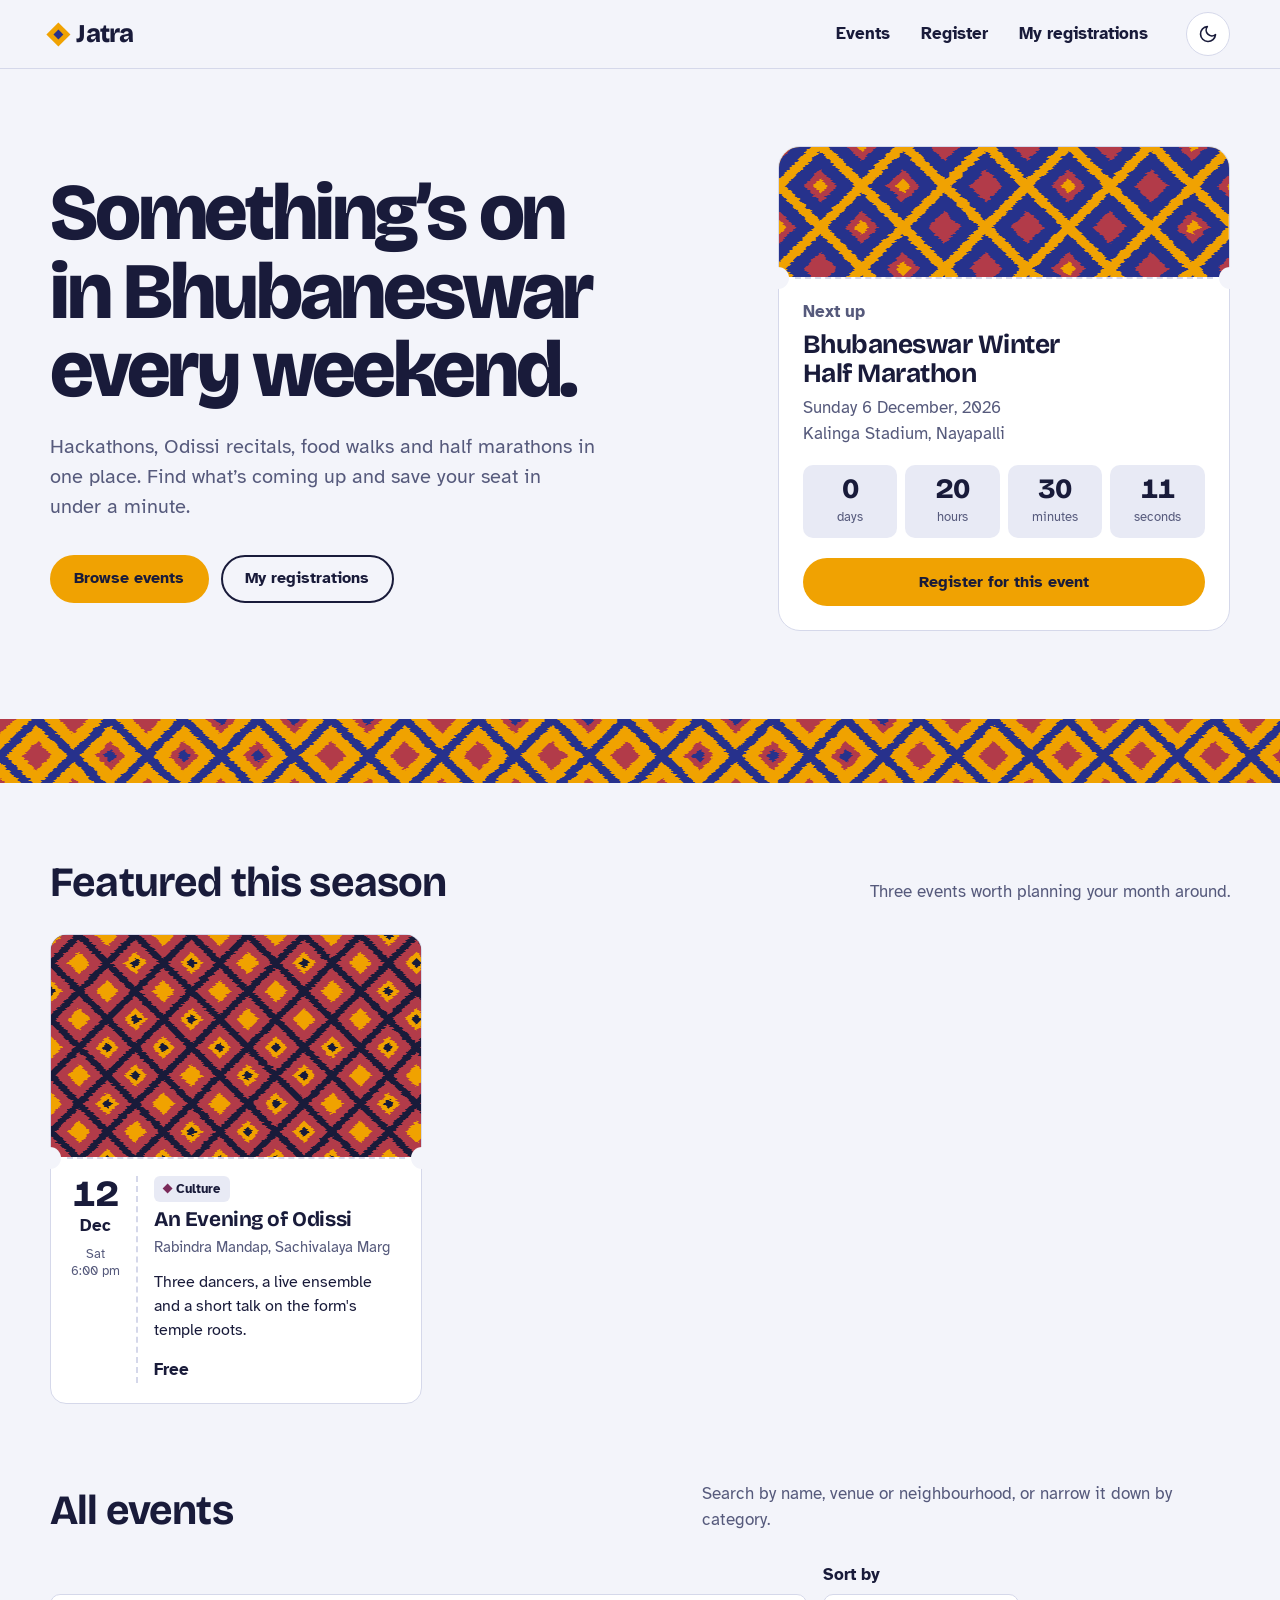
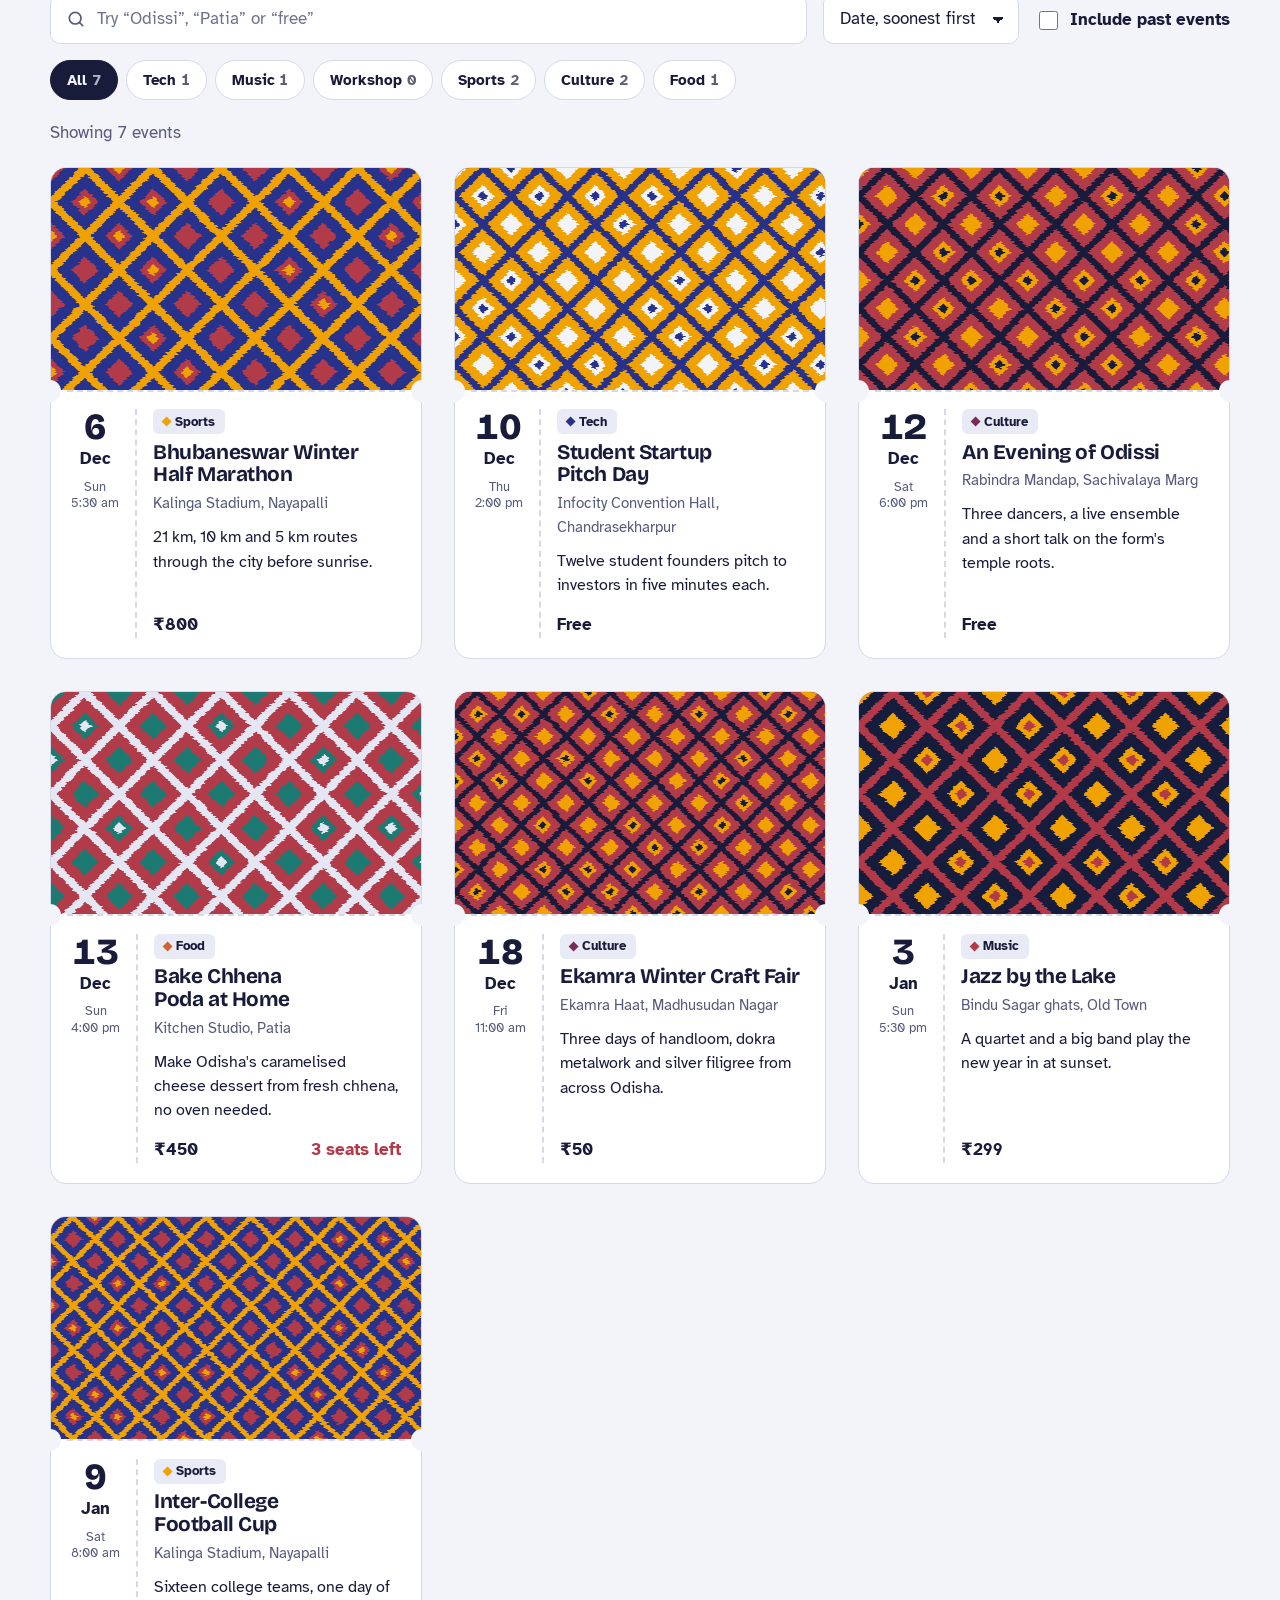
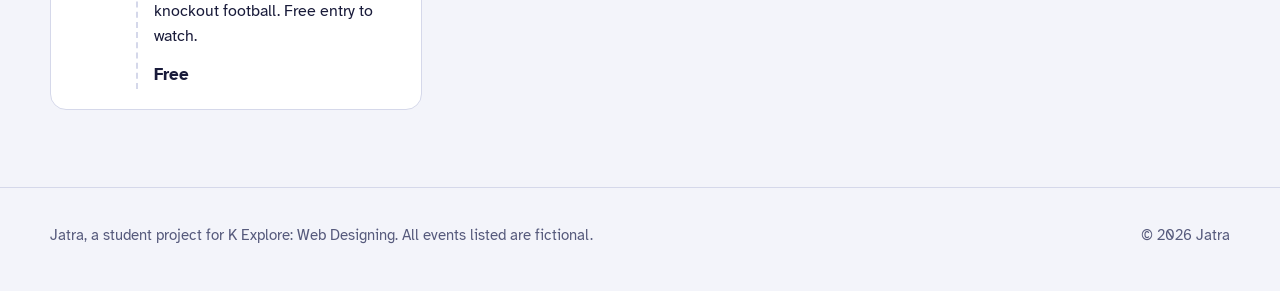
<file: index.html>
<!doctype html>
<html lang="en">
<head>
  <title>Jatra | Events in Bhubaneswar</title>
  <meta name="description" content="Find and register for upcoming events in Bhubaneswar: tech, music, workshops, sports, culture and food.">
  <meta charset="utf-8">
  <meta name="viewport" content="width=device-width, initial-scale=1">
  <link rel="icon" href="favicon.svg" type="image/svg+xml">
  <link rel="preconnect" href="https://fonts.googleapis.com">
  <link rel="preconnect" href="https://fonts.gstatic.com" crossorigin>
  <link rel="stylesheet" href="https://fonts.googleapis.com/css2?family=Atkinson+Hyperlegible:ital,wght@0,400;0,700;1,400&family=Bricolage+Grotesque:opsz,wght@12..96,600..800&display=swap">
  <link rel="stylesheet" href="style.css">
  <script>
    /* Apply the saved theme before the page paints, so it never flashes. */
    try {
      var savedTheme = localStorage.getItem("jatra-theme");
      if (savedTheme) document.documentElement.dataset.theme = savedTheme;
    } catch (e) {}
  </script>
</head>
<body>
  <a class="skip-link" href="#main">Skip to content</a>

  <header class="site-header">
    <div class="container site-header__inner">
      <a class="brand" href="index.html" aria-label="Jatra, home">
        <span class="brand__mark" aria-hidden="true"></span>Jatra
      </a>
      <nav aria-label="Main">
        <ul class="nav">
          <li><a href="index.html#events">Events</a></li>
          <li><a href="register.html">Register</a></li>
          <li><a href="register.html#my-registrations">My registrations</a></li>
        </ul>
      </nav>
      <button class="theme-toggle" type="button" aria-label="Switch to dark mode">
        <svg class="icon-moon" viewBox="0 0 24 24" fill="none" stroke="currentColor" stroke-width="2" stroke-linecap="round" stroke-linejoin="round" aria-hidden="true"><path d="M21 12.8A9 9 0 1 1 11.2 3a7 7 0 0 0 9.8 9.8z"/></svg>
        <svg class="icon-sun" viewBox="0 0 24 24" fill="none" stroke="currentColor" stroke-width="2" stroke-linecap="round" aria-hidden="true"><circle cx="12" cy="12" r="4.5"/><path d="M12 2v2M12 20v2M4.9 4.9l1.4 1.4M17.7 17.7l1.4 1.4M2 12h2M20 12h2M4.9 19.1l1.4-1.4M17.7 6.3l1.4-1.4"/></svg>
      </button>
    </div>
  </header>

  <main id="main">
    <section class="hero" aria-labelledby="hero-title">
      <div class="container hero__grid">
        <div>
          <h1 class="hero__title" id="hero-title">Something&rsquo;s on in Bhubaneswar every weekend.</h1>
          <p class="hero__lede">Hackathons, Odissi recitals, food walks and half marathons in one place. Find what&rsquo;s coming up and save your seat in under a minute.</p>
          <div class="hero__actions">
            <a class="btn btn--primary" href="#events">Browse events</a>
            <a class="btn btn--ghost" href="register.html#my-registrations">My registrations</a>
          </div>
        </div>
        <div id="next-up" aria-live="off"></div>
      </div>
      <div class="ikat-band" data-ikat-band="jatra-hero" aria-hidden="true"></div>
    </section>

    <section class="section" aria-labelledby="featured-title">
      <div class="container">
        <div class="section__head">
          <h2 class="section__title" id="featured-title">Featured this season</h2>
          <p class="section__intro">Three events worth planning your month around.</p>
        </div>
        <ul class="event-grid" id="featured-grid"></ul>
      </div>
    </section>

    <section class="section" id="events" aria-labelledby="events-title">
      <div class="container">
        <div class="section__head">
          <h2 class="section__title" id="events-title">All events</h2>
          <p class="section__intro">Search by name, venue or neighbourhood, or narrow it down by category.</p>
        </div>

        <form class="toolbar" role="search" id="event-filters" onsubmit="return false;">
          <div class="search">
            <label class="visually-hidden" for="event-search">Search events</label>
            <svg viewBox="0 0 24 24" fill="none" stroke="currentColor" stroke-width="2" stroke-linecap="round" aria-hidden="true"><circle cx="11" cy="11" r="7"/><path d="m20 20-3.5-3.5"/></svg>
            <input class="input" type="search" id="event-search" name="q" placeholder="Try &ldquo;Odissi&rdquo;, &ldquo;Patia&rdquo; or &ldquo;free&rdquo;" autocomplete="off">
          </div>
          <div class="sort">
            <label for="event-sort">Sort by</label>
            <select class="input" id="event-sort" name="sort">
              <option value="soonest">Date, soonest first</option>
              <option value="price">Price, lowest first</option>
              <option value="name">Name, A to Z</option>
            </select>
          </div>
          <label class="check">
            <input type="checkbox" id="show-past" name="past">
            Include past events
          </label>
        </form>

        <ul class="chips" id="category-chips" aria-label="Filter by category"></ul>

        <p class="results-count" id="results-count" aria-live="polite"></p>
        <ul class="event-grid" id="event-grid"></ul>
        <div class="empty" id="empty-state" hidden>
          <p id="empty-message">No events match your search.</p>
          <button class="btn btn--ghost" type="button" id="clear-filters">Clear search and filters</button>
        </div>
      </div>
    </section>
  </main>

  <footer class="site-footer">
    <div class="container site-footer__inner">
      <p>Jatra, a student project for K Explore: Web Designing. All events listed are fictional.</p>
      <p>&copy; <span data-year>2026</span> Jatra</p>
    </div>
  </footer>

  <script src="data.js"></script>
  <script src="common.js"></script>
  <script src="home.js"></script>
</body>
</html>
</file>
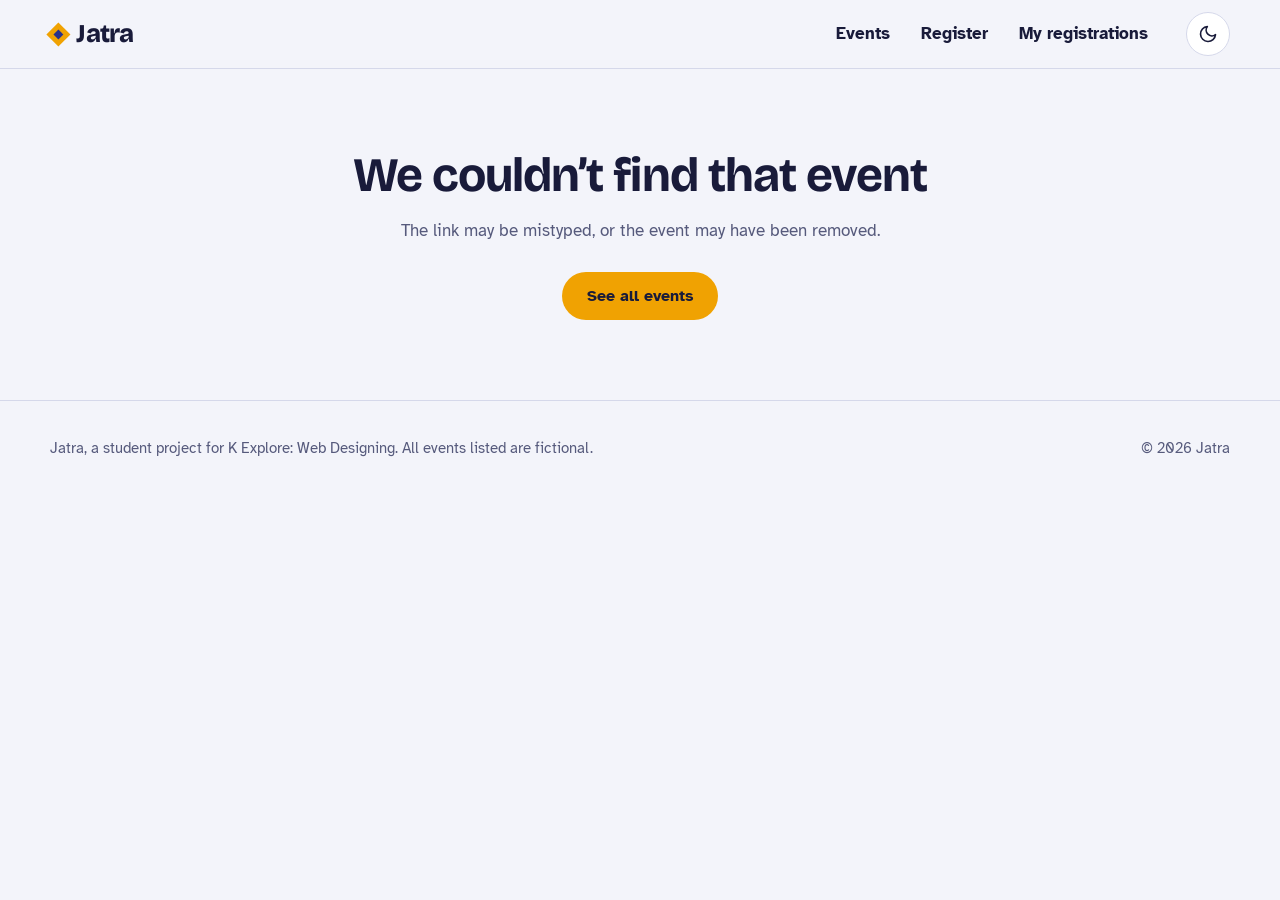
<file: event.html>
<!doctype html>
<html lang="en">
<head>
  <title>Event | Jatra</title>
  <meta name="description" content="Event details and registration on Jatra.">
  <meta charset="utf-8">
  <meta name="viewport" content="width=device-width, initial-scale=1">
  <link rel="icon" href="favicon.svg" type="image/svg+xml">
  <link rel="preconnect" href="https://fonts.googleapis.com">
  <link rel="preconnect" href="https://fonts.gstatic.com" crossorigin>
  <link rel="stylesheet" href="https://fonts.googleapis.com/css2?family=Atkinson+Hyperlegible:ital,wght@0,400;0,700;1,400&family=Bricolage+Grotesque:opsz,wght@12..96,600..800&display=swap">
  <link rel="stylesheet" href="style.css">
  <script>
    /* Apply the saved theme before the page paints, so it never flashes. */
    try {
      var savedTheme = localStorage.getItem("jatra-theme");
      if (savedTheme) document.documentElement.dataset.theme = savedTheme;
    } catch (e) {}
  </script>
</head>
<body>
  <a class="skip-link" href="#main">Skip to content</a>

  <header class="site-header">
    <div class="container site-header__inner">
      <a class="brand" href="index.html" aria-label="Jatra, home">
        <span class="brand__mark" aria-hidden="true"></span>Jatra
      </a>
      <nav aria-label="Main">
        <ul class="nav">
          <li><a href="index.html#events">Events</a></li>
          <li><a href="register.html">Register</a></li>
          <li><a href="register.html#my-registrations">My registrations</a></li>
        </ul>
      </nav>
      <button class="theme-toggle" type="button" aria-label="Switch to dark mode">
        <svg class="icon-moon" viewBox="0 0 24 24" fill="none" stroke="currentColor" stroke-width="2" stroke-linecap="round" stroke-linejoin="round" aria-hidden="true"><path d="M21 12.8A9 9 0 1 1 11.2 3a7 7 0 0 0 9.8 9.8z"/></svg>
        <svg class="icon-sun" viewBox="0 0 24 24" fill="none" stroke="currentColor" stroke-width="2" stroke-linecap="round" aria-hidden="true"><circle cx="12" cy="12" r="4.5"/><path d="M12 2v2M12 20v2M4.9 4.9l1.4 1.4M17.7 17.7l1.4 1.4M2 12h2M20 12h2M4.9 19.1l1.4-1.4M17.7 6.3l1.4-1.4"/></svg>
      </button>
    </div>
  </header>

  <main id="main">
    <div id="event-root">
      <div class="container"><p class="breadcrumb">Loading event&hellip;</p></div>
    </div>
  </main>

  <footer class="site-footer">
    <div class="container site-footer__inner">
      <p>Jatra, a student project for K Explore: Web Designing. All events listed are fictional.</p>
      <p>&copy; <span data-year>2026</span> Jatra</p>
    </div>
  </footer>

  <script src="data.js"></script>
  <script src="common.js"></script>
  <script src="event.js"></script>
</body>
</html>
</file>
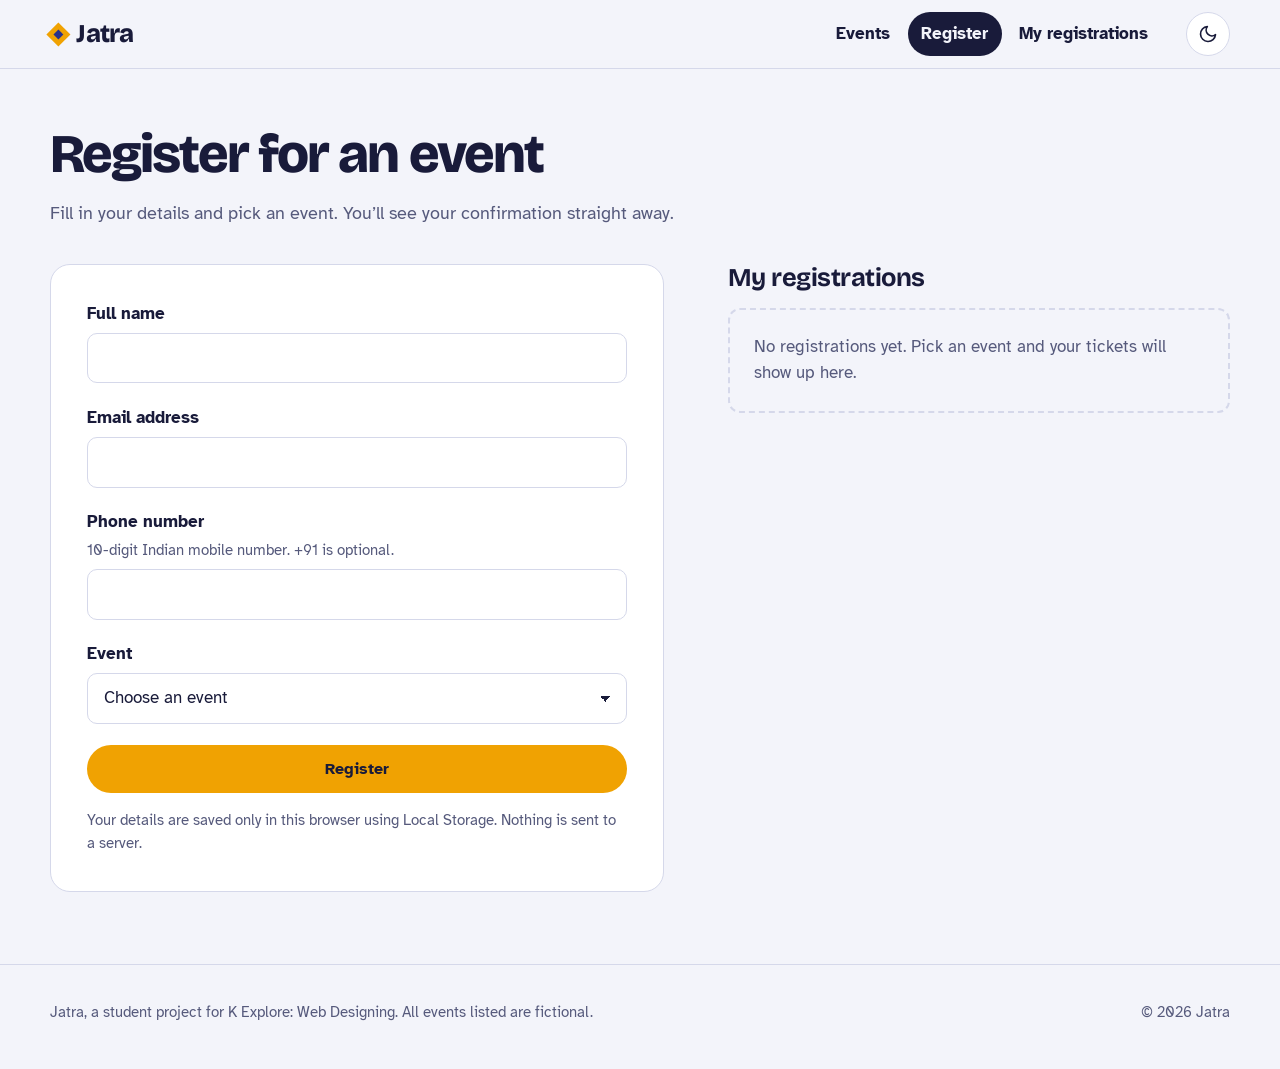
<file: register.html>
<!doctype html>
<html lang="en">
<head>
  <title>Register | Jatra</title>
  <meta name="description" content="Register for an upcoming event in Bhubaneswar and manage your registrations.">
  <meta charset="utf-8">
  <meta name="viewport" content="width=device-width, initial-scale=1">
  <link rel="icon" href="favicon.svg" type="image/svg+xml">
  <link rel="preconnect" href="https://fonts.googleapis.com">
  <link rel="preconnect" href="https://fonts.gstatic.com" crossorigin>
  <link rel="stylesheet" href="https://fonts.googleapis.com/css2?family=Atkinson+Hyperlegible:ital,wght@0,400;0,700;1,400&family=Bricolage+Grotesque:opsz,wght@12..96,600..800&display=swap">
  <link rel="stylesheet" href="style.css">
  <script>
    /* Apply the saved theme before the page paints, so it never flashes. */
    try {
      var savedTheme = localStorage.getItem("jatra-theme");
      if (savedTheme) document.documentElement.dataset.theme = savedTheme;
    } catch (e) {}
  </script>
</head>
<body>
  <a class="skip-link" href="#main">Skip to content</a>

  <header class="site-header">
    <div class="container site-header__inner">
      <a class="brand" href="index.html" aria-label="Jatra, home">
        <span class="brand__mark" aria-hidden="true"></span>Jatra
      </a>
      <nav aria-label="Main">
        <ul class="nav">
          <li><a href="index.html#events">Events</a></li>
          <li><a href="register.html">Register</a></li>
          <li><a href="register.html#my-registrations">My registrations</a></li>
        </ul>
      </nav>
      <button class="theme-toggle" type="button" aria-label="Switch to dark mode">
        <svg class="icon-moon" viewBox="0 0 24 24" fill="none" stroke="currentColor" stroke-width="2" stroke-linecap="round" stroke-linejoin="round" aria-hidden="true"><path d="M21 12.8A9 9 0 1 1 11.2 3a7 7 0 0 0 9.8 9.8z"/></svg>
        <svg class="icon-sun" viewBox="0 0 24 24" fill="none" stroke="currentColor" stroke-width="2" stroke-linecap="round" aria-hidden="true"><circle cx="12" cy="12" r="4.5"/><path d="M12 2v2M12 20v2M4.9 4.9l1.4 1.4M17.7 17.7l1.4 1.4M2 12h2M20 12h2M4.9 19.1l1.4-1.4M17.7 6.3l1.4-1.4"/></svg>
      </button>
    </div>
  </header>

  <main id="main">
    <div class="container">
      <header class="page-head">
        <h1 class="page-title">Register for an event</h1>
        <p class="page-intro">Fill in your details and pick an event. You&rsquo;ll see your confirmation straight away.</p>
      </header>

      <div class="register-grid">
        <section aria-label="Registration form">
          <div class="form-card" id="form-card">
            <p class="form-status" id="form-status" role="alert"></p>
            <form id="register-form" novalidate>
              <div class="field">
                <label for="reg-name">Full name</label>
                <input class="input" type="text" id="reg-name" name="name" autocomplete="name" maxlength="60" aria-describedby="reg-name-error" required>
                <p class="field__error" id="reg-name-error"></p>
              </div>

              <div class="field">
                <label for="reg-email">Email address</label>
                <input class="input" type="email" id="reg-email" name="email" autocomplete="email" inputmode="email" aria-describedby="reg-email-error" required>
                <p class="field__error" id="reg-email-error"></p>
              </div>

              <div class="field">
                <label for="reg-phone">Phone number</label>
                <p class="field__hint" id="reg-phone-hint">10-digit Indian mobile number. +91 is optional.</p>
                <input class="input" type="tel" id="reg-phone" name="phone" autocomplete="tel" inputmode="tel" maxlength="16" aria-describedby="reg-phone-hint reg-phone-error" required>
                <p class="field__error" id="reg-phone-error"></p>
              </div>

              <div class="field">
                <label for="reg-event">Event</label>
                <select class="input" id="reg-event" name="event" aria-describedby="reg-event-preview reg-event-error" required></select>
                <div class="event-preview" id="reg-event-preview"></div>
                <p class="field__error" id="reg-event-error"></p>
              </div>

              <button class="btn btn--primary btn--block" type="submit" id="submit-btn">Register</button>
              <p class="privacy-note">Your details are saved only in this browser using Local Storage. Nothing is sent to a server.</p>
            </form>
          </div>
          <div class="confirm" id="confirmation" tabindex="-1" hidden></div>
        </section>

        <section id="my-registrations" aria-labelledby="regs-title">
          <div class="regs__head">
            <h2 class="regs__title" id="regs-title">My registrations</h2>
            <button class="link-button" type="button" id="clear-all" hidden>Cancel all</button>
          </div>
          <p class="visually-hidden" id="regs-status" role="status"></p>
          <div id="reg-list"></div>
        </section>
      </div>
    </div>
  </main>

  <footer class="site-footer">
    <div class="container site-footer__inner">
      <p>Jatra, a student project for K Explore: Web Designing. All events listed are fictional.</p>
      <p>&copy; <span data-year>2026</span> Jatra</p>
    </div>
  </footer>

  <script src="data.js"></script>
  <script src="common.js"></script>
  <script src="register.js"></script>
</body>
</html>
</file>
<file: style.css>
/* =========================================================
   Jatra: events in Bhubaneswar
   Palette taken from Odisha ikat weaves: indigo, marigold,
   madder red and a dyed teal, on a cool paper white.
   ========================================================= */

/* ---------- Design tokens ---------- */
:root {
  --indigo: #27318c;
  --marigold: #f0a202;
  --marigold-strong: #d38e00;
  --madder: #b23a48;
  --teal: #1f7a72;

  --bg: #f3f4fa;
  --surface: #ffffff;
  --surface-2: #e8eaf5;
  --ink: #191b3a;
  --muted: #565a7c;
  --line: #d5d8ea;
  --link: #27318c;
  --error: #b0263a;
  --success: #1f7a72;
  --warn-text: #b23a48;

  --font-display: "Bricolage Grotesque", "Segoe UI", system-ui, sans-serif;
  --font-body: "Atkinson Hyperlegible", system-ui, -apple-system, "Segoe UI", Roboto, sans-serif;

  --r-ticket: 16px;
  --r-input: 10px;
  --header-h: 4.25rem;

  color-scheme: light;
}

:root[data-theme="dark"] {
  --bg: #11132b;
  --surface: #1b1e3f;
  --surface-2: #262a52;
  --ink: #eeeff8;
  --muted: #a9accb;
  --line: #353a63;
  --link: #aeb6ff;
  --error: #ff8a94;
  --success: #6fd3c5;
  --warn-text: #ff9aa5;
  color-scheme: dark;
}

@media (prefers-color-scheme: dark) {
  :root:not([data-theme="light"]) {
    --bg: #11132b;
    --surface: #1b1e3f;
    --surface-2: #262a52;
    --ink: #eeeff8;
    --muted: #a9accb;
    --line: #353a63;
    --link: #aeb6ff;
    --error: #ff8a94;
    --success: #6fd3c5;
    --warn-text: #ff9aa5;
    color-scheme: dark;
  }
}

/* ---------- Base ---------- */
*,
*::before,
*::after {
  box-sizing: border-box;
}

html {
  -webkit-text-size-adjust: 100%;
  scroll-behavior: smooth;
  scroll-padding-top: calc(var(--header-h) + 1rem);
}

body {
  margin: 0;
  background: var(--bg);
  color: var(--ink);
  font-family: var(--font-body);
  font-size: 1.0625rem;
  line-height: 1.55;
  transition: background-color 0.25s ease, color 0.25s ease;
}

h1,
h2,
h3 {
  margin: 0;
  font-family: var(--font-display);
  line-height: 1.1;
  letter-spacing: -0.02em;
  text-wrap: balance;
}

p {
  margin: 0;
}

a {
  color: var(--link);
  text-underline-offset: 0.18em;
}

img,
svg {
  max-width: 100%;
}

:focus-visible {
  outline: 3px solid var(--marigold);
  outline-offset: 3px;
  border-radius: 4px;
}

.container {
  width: min(1180px, 100% - 2.5rem);
  margin-inline: auto;
}

.visually-hidden {
  position: absolute !important;
  width: 1px;
  height: 1px;
  padding: 0;
  margin: -1px;
  overflow: hidden;
  clip: rect(0 0 0 0);
  white-space: nowrap;
  border: 0;
}

.skip-link {
  position: absolute;
  left: 1rem;
  top: -4rem;
  z-index: 100;
  padding: 0.75rem 1rem;
  background: var(--ink);
  color: var(--bg);
  border-radius: 8px;
  font-weight: 700;
}

.skip-link:focus {
  top: 1rem;
}

.muted {
  color: var(--muted);
}

/* ---------- Header ---------- */
.site-header {
  position: sticky;
  top: 0;
  z-index: 50;
  background: color-mix(in srgb, var(--bg) 88%, transparent);
  backdrop-filter: blur(10px);
  -webkit-backdrop-filter: blur(10px);
  border-bottom: 1px solid var(--line);
}

.site-header__inner {
  display: flex;
  align-items: center;
  gap: 1.5rem;
  min-height: var(--header-h);
}

.brand {
  display: inline-flex;
  align-items: center;
  gap: 0.6rem;
  font: 800 1.6rem/1 var(--font-display);
  letter-spacing: -0.03em;
  color: var(--ink);
  text-decoration: none;
}

/* A small ikat diamond as the logo mark */
.brand__mark {
  position: relative;
  width: 1.05rem;
  height: 1.05rem;
  background: var(--marigold);
  transform: rotate(45deg);
}

.brand__mark::after {
  content: "";
  position: absolute;
  inset: 28%;
  background: var(--indigo);
}

.site-header nav {
  margin-left: auto;
}

.nav {
  display: flex;
  gap: 0.25rem;
  margin: 0;
  padding: 0;
  list-style: none;
}

.nav a {
  display: inline-block;
  padding: 0.55rem 0.85rem;
  border-radius: 999px;
  color: var(--ink);
  font-weight: 700;
  text-decoration: none;
}

.nav a:hover {
  background: var(--surface-2);
}

.nav a[aria-current="page"] {
  background: var(--ink);
  color: var(--bg);
}

.theme-toggle {
  display: grid;
  place-items: center;
  width: 44px;
  height: 44px;
  border: 1.5px solid var(--line);
  border-radius: 50%;
  background: var(--surface);
  color: var(--ink);
  cursor: pointer;
  transition: border-color 0.2s;
}

.theme-toggle:hover {
  border-color: var(--ink);
}

.theme-toggle svg {
  width: 20px;
  height: 20px;
}

.icon-sun {
  display: none;
}

:root[data-theme="dark"] .icon-sun {
  display: block;
}

:root[data-theme="dark"] .icon-moon {
  display: none;
}

@media (prefers-color-scheme: dark) {
  :root:not([data-theme="light"]) .icon-sun {
    display: block;
  }
  :root:not([data-theme="light"]) .icon-moon {
    display: none;
  }
}

/* ---------- Buttons ---------- */
.btn {
  display: inline-flex;
  align-items: center;
  justify-content: center;
  gap: 0.5rem;
  min-height: 48px;
  padding: 0.75rem 1.4rem;
  border: 2px solid transparent;
  border-radius: 999px;
  font: 700 1rem/1.2 var(--font-body);
  text-decoration: none;
  cursor: pointer;
  transition: background-color 0.2s, color 0.2s, border-color 0.2s, transform 0.1s;
}

.btn:active {
  transform: translateY(1px);
}

.btn--primary {
  background: var(--marigold);
  color: #191b3a;
}

.btn--primary:hover {
  background: var(--marigold-strong);
}

.btn--ghost {
  background: transparent;
  border-color: var(--ink);
  color: var(--ink);
}

.btn--ghost:hover {
  background: var(--ink);
  color: var(--bg);
}

.btn--small {
  min-height: 38px;
  padding: 0.4rem 0.9rem;
  font-size: 0.92rem;
}

.btn--block {
  width: 100%;
}

.btn:disabled {
  opacity: 0.6;
  cursor: progress;
}

.link-button {
  padding: 0;
  border: 0;
  background: none;
  color: var(--link);
  font: inherit;
  font-weight: 700;
  text-decoration: underline;
  text-underline-offset: 0.18em;
  cursor: pointer;
}

/* ---------- Hero ---------- */
.hero {
  padding-top: clamp(2.5rem, 6vw, 5rem);
}

.hero__grid {
  display: grid;
  grid-template-columns: minmax(0, 1.25fr) minmax(0, 0.85fr);
  gap: clamp(2rem, 5vw, 4.5rem);
  align-items: center;
}

.hero__title {
  max-width: 12ch;
  font-size: clamp(2.6rem, 6.4vw, 5rem);
  font-weight: 800;
  line-height: 0.98;
  letter-spacing: -0.04em;
}

.hero__lede {
  max-width: 42ch;
  margin: 1.4rem 0 2rem;
  color: var(--muted);
  font-size: 1.22rem;
}

.hero__actions {
  display: flex;
  flex-wrap: wrap;
  gap: 0.75rem;
}

.ikat-band {
  height: 64px;
  margin-top: clamp(3rem, 7vw, 5.5rem);
  overflow: hidden;
}

.ikat-band svg {
  display: block;
  width: 100%;
  height: 100%;
}

/* The "next up" ticket: the one animated moment on the page */
.next-up {
  background: var(--surface);
  border: 1px solid var(--line);
  border-radius: 22px;
  animation: ticket-in 0.8s cubic-bezier(0.2, 0.8, 0.2, 1) 0.15s both;
}

.next-up__art {
  height: 130px;
  overflow: hidden;
  border-radius: 21px 21px 0 0;
}

.next-up__art svg {
  display: block;
  width: 100%;
  height: 100%;
}

.next-up__body {
  padding: 1.25rem 1.5rem 1.5rem;
}

.next-up__label {
  color: var(--muted);
  font-weight: 700;
}

.next-up__title {
  margin: 0.3rem 0 0.4rem;
  font-size: 1.65rem;
}

.next-up__title a {
  color: var(--ink);
  text-decoration: none;
}

.next-up__title a:hover {
  text-decoration: underline;
}

.next-up__when {
  color: var(--muted);
}

@keyframes ticket-in {
  from {
    opacity: 0;
    transform: translateY(28px) rotate(2.5deg);
  }
  to {
    opacity: 1;
    transform: none;
  }
}

/* ---------- Sections ---------- */
.section {
  padding-block: clamp(3rem, 6vw, 5rem);
}

.section + .section {
  padding-top: 0;
}

.section__head {
  display: flex;
  flex-wrap: wrap;
  align-items: end;
  justify-content: space-between;
  gap: 0.75rem 2rem;
  margin-bottom: 1.75rem;
}

.section__title {
  font-size: clamp(1.8rem, 3.6vw, 2.6rem);
}

.section__intro {
  max-width: 48ch;
  color: var(--muted);
}

/* ---------- Toolbar: search, sort, filters ---------- */
.toolbar {
  display: grid;
  grid-template-columns: minmax(0, 1fr) auto auto;
  gap: 0.75rem 1rem;
  align-items: end;
  margin-bottom: 1rem;
}

.search {
  position: relative;
}

.search svg {
  position: absolute;
  left: 1rem;
  top: 50%;
  width: 20px;
  height: 20px;
  transform: translateY(-50%);
  color: var(--muted);
  pointer-events: none;
}

.search .input {
  padding-left: 2.85rem;
}

.input {
  width: 100%;
  min-height: 48px;
  padding: 0.7rem 1rem;
  border: 1.5px solid var(--line);
  border-radius: var(--r-input);
  background: var(--surface);
  color: var(--ink);
  font: inherit;
  transition: border-color 0.2s, box-shadow 0.2s;
}

.input::placeholder {
  color: var(--muted);
  opacity: 0.85;
}

.input:hover {
  border-color: var(--muted);
}

.input:focus {
  outline: none;
  border-color: var(--link);
  box-shadow: 0 0 0 3px color-mix(in srgb, var(--marigold) 55%, transparent);
}

select.input {
  appearance: none;
  padding-right: 2.6rem;
  background-image: linear-gradient(45deg, transparent 50%, currentColor 50%),
    linear-gradient(135deg, currentColor 50%, transparent 50%);
  background-position: calc(100% - 1.25rem) 52%, calc(100% - 0.9rem) 52%;
  background-size: 6px 6px;
  background-repeat: no-repeat;
}

.sort label,
.field label {
  display: block;
  margin-bottom: 0.35rem;
  font-weight: 700;
}

.check {
  display: inline-flex;
  align-items: center;
  gap: 0.55rem;
  min-height: 48px;
  font-weight: 700;
  cursor: pointer;
  white-space: nowrap;
}

.check input {
  width: 1.2rem;
  height: 1.2rem;
  accent-color: var(--indigo);
}

.chips {
  display: flex;
  flex-wrap: wrap;
  gap: 0.5rem;
  margin: 0 0 1.25rem;
  padding: 0;
  list-style: none;
}

.chip {
  min-height: 40px;
  padding: 0.4rem 1rem;
  border: 1.5px solid var(--line);
  border-radius: 999px;
  background: var(--surface);
  color: var(--ink);
  font: 700 0.95rem var(--font-body);
  cursor: pointer;
  transition: background-color 0.2s, color 0.2s, border-color 0.2s;
}

.chip:hover {
  border-color: var(--ink);
}

.chip[aria-pressed="true"] {
  background: var(--ink);
  border-color: var(--ink);
  color: var(--bg);
}

.chip__count {
  margin-left: 0.3rem;
  font-variant-numeric: tabular-nums;
  opacity: 0.7;
}

.results-count {
  margin-bottom: 1.25rem;
  color: var(--muted);
}

/* ---------- Event grid ---------- */
.event-grid {
  display: grid;
  grid-template-columns: repeat(auto-fill, minmax(min(100%, 290px), 1fr));
  gap: clamp(1.25rem, 2.5vw, 2rem);
  margin: 0;
  padding: 0;
  list-style: none;
}

.event-grid.is-updating > li {
  animation: card-in 0.35s ease both;
  animation-delay: calc(var(--i, 0) * 40ms);
}

@keyframes card-in {
  from {
    opacity: 0;
    transform: translateY(10px);
  }
  to {
    opacity: 1;
    transform: none;
  }
}

.empty {
  padding: 3rem 1.5rem;
  border: 2px dashed var(--line);
  border-radius: var(--r-ticket);
  text-align: center;
}

.empty p {
  margin-bottom: 1rem;
  font-size: 1.15rem;
}

/* ---------- Ticket card ---------- */
.ticket {
  display: flex;
  flex-direction: column;
  height: 100%;
  background: var(--surface);
  border: 1px solid var(--line);
  border-radius: var(--r-ticket);
  color: inherit;
  text-decoration: none;
  transition: border-color 0.2s;
}

.ticket:hover {
  border-color: var(--ink);
}

.ticket:hover .ticket__title {
  text-decoration: underline;
  text-underline-offset: 0.15em;
}

.ticket__art {
  aspect-ratio: 5 / 3;
  overflow: hidden;
  border-radius: calc(var(--r-ticket) - 1px) calc(var(--r-ticket) - 1px) 0 0;
  background: var(--surface-2);
}

.ticket__art svg {
  display: block;
  width: 100%;
  height: 100%;
}

/* Perforated tear line with two punched notches */
.ticket__tear {
  position: relative;
  margin: 0 16px;
  border-top: 2px dashed var(--line);
}

.ticket__tear::before,
.ticket__tear::after {
  content: "";
  position: absolute;
  top: -12px;
  width: 22px;
  height: 22px;
  border-radius: 50%;
  background: var(--bg);
}

.ticket__tear::before {
  left: -28px;
}

.ticket__tear::after {
  right: -28px;
}

.ticket__body {
  display: grid;
  grid-template-columns: auto minmax(0, 1fr);
  gap: 1rem;
  flex: 1;
  padding: 1.1rem 1.25rem 1.25rem;
}

.ticket__date {
  display: flex;
  flex-direction: column;
  align-items: center;
  min-width: 3.6rem;
  padding-right: 1rem;
  border-right: 2px dashed var(--line);
  text-align: center;
}

.ticket__day {
  font: 800 2.3rem/1 var(--font-display);
  font-variant-numeric: tabular-nums;
}

.ticket__month {
  font-weight: 700;
}

.ticket__time {
  margin-top: 0.4rem;
  color: var(--muted);
  font-size: 0.8rem;
  line-height: 1.3;
  white-space: nowrap;
}

.ticket__info {
  display: flex;
  flex-direction: column;
}

.ticket__tags {
  display: flex;
  flex-wrap: wrap;
  gap: 0.4rem;
}

.ticket__title {
  margin: 0.45rem 0 0.3rem;
  font-size: 1.3rem;
}

.ticket__venue {
  color: var(--muted);
  font-size: 0.95rem;
}

.ticket__summary {
  margin-top: 0.6rem;
  font-size: 0.98rem;
}

.ticket__foot {
  display: flex;
  flex-wrap: wrap;
  justify-content: space-between;
  gap: 0.5rem;
  margin-top: auto;
  padding-top: 0.9rem;
  font-weight: 700;
}

.ticket__seats {
  color: var(--warn-text);
}

.ticket.is-past {
  opacity: 0.65;
}

.ticket.is-past .ticket__art {
  filter: grayscale(1);
}

/* Category tags with a tiny ikat diamond */
.tag {
  display: inline-flex;
  align-items: center;
  gap: 0.4em;
  padding: 0.15rem 0.6rem;
  border-radius: 6px;
  background: var(--surface-2);
  color: var(--ink);
  font-size: 0.82rem;
  font-weight: 700;
}

.tag[data-cat]::before {
  content: "";
  width: 0.55em;
  height: 0.55em;
  background: var(--cat, var(--ink));
  transform: rotate(45deg);
}

.tag[data-cat="Tech"] { --cat: #27318c; }
.tag[data-cat="Music"] { --cat: #b23a48; }
.tag[data-cat="Workshop"] { --cat: #1f7a72; }
.tag[data-cat="Sports"] { --cat: #f0a202; }
.tag[data-cat="Culture"] { --cat: #7a2a5a; }
.tag[data-cat="Food"] { --cat: #d0622c; }

:root[data-theme="dark"] .tag[data-cat="Tech"] { --cat: #8e98ff; }
@media (prefers-color-scheme: dark) {
  :root:not([data-theme="light"]) .tag[data-cat="Tech"] { --cat: #8e98ff; }
}

.tag--ended {
  background: transparent;
  border: 1px solid var(--line);
  color: var(--muted);
}

/* ---------- Countdown ---------- */
.countdown {
  display: grid;
  grid-template-columns: repeat(4, 1fr);
  gap: 0.5rem;
  margin: 1.1rem 0 1.25rem;
}

.countdown__unit {
  padding: 0.6rem 0.25rem;
  border-radius: 10px;
  background: var(--surface-2);
  text-align: center;
}

.countdown__num {
  display: block;
  font: 800 1.75rem/1 var(--font-display);
  font-variant-numeric: tabular-nums;
}

.countdown__label {
  color: var(--muted);
  font-size: 0.8rem;
}

.countdown-note {
  margin: 1.1rem 0 1.25rem;
  font-weight: 700;
}

.countdown-note--live {
  display: inline-flex;
  align-items: center;
  gap: 0.5rem;
  color: var(--success);
}

.countdown-note--live::before {
  content: "";
  width: 0.6rem;
  height: 0.6rem;
  border-radius: 50%;
  background: currentColor;
}

/* ---------- Event detail page ---------- */
.breadcrumb {
  display: flex;
  flex-wrap: wrap;
  gap: 0.5rem;
  padding-top: 1.5rem;
  color: var(--muted);
}

.detail-banner {
  height: clamp(170px, 28vw, 320px);
  margin-top: 1.25rem;
  overflow: hidden;
  border-radius: 24px;
}

.detail-banner svg {
  display: block;
  width: 100%;
  height: 100%;
}

.detail-grid {
  display: grid;
  grid-template-columns: minmax(0, 1fr) 370px;
  gap: clamp(2rem, 5vw, 4.5rem);
  align-items: start;
  margin: 2.5rem 0 4rem;
}

.detail-grid + .section {
  padding-top: 0;
}

.detail-title {
  margin: 0.75rem 0 1rem;
  font-size: clamp(2.2rem, 5vw, 3.6rem);
  font-weight: 800;
  letter-spacing: -0.035em;
}

.detail-lede {
  max-width: 50ch;
  font-size: 1.3rem;
  line-height: 1.45;
}

.prose {
  margin-top: 1.75rem;
}

.prose p {
  max-width: 66ch;
}

.prose p + p {
  margin-top: 1rem;
}

.detail-subtitle {
  margin: 2.75rem 0 1.25rem;
  font-size: 1.6rem;
}

/* The schedule is a real sequence, so it gets a timeline */
.schedule {
  margin: 0;
  padding: 0;
  list-style: none;
  border-left: 2px solid var(--line);
}

.schedule li {
  position: relative;
  display: grid;
  grid-template-columns: 9rem minmax(0, 1fr);
  gap: 1rem;
  padding: 0.7rem 0 0.7rem 1.4rem;
}

.schedule li::before {
  content: "";
  position: absolute;
  left: -7px;
  top: 1.05rem;
  width: 12px;
  height: 12px;
  background: var(--marigold);
  transform: rotate(45deg);
}

.schedule time,
.schedule .schedule__time {
  color: var(--muted);
  font-weight: 700;
}

.booking {
  position: sticky;
  top: calc(var(--header-h) + 1.5rem);
  padding: 1.5rem;
  background: var(--surface);
  border: 1px solid var(--line);
  border-radius: 20px;
}

.facts {
  display: grid;
  gap: 0.85rem;
  margin: 0;
}

.facts > div {
  display: grid;
  grid-template-columns: 5.5rem minmax(0, 1fr);
  gap: 0.75rem;
}

.facts dt {
  color: var(--muted);
}

.facts dd {
  margin: 0;
  font-weight: 700;
  overflow-wrap: anywhere;
}

.facts dd .muted {
  font-weight: 400;
}

.booking__status {
  padding: 0.9rem 1rem;
  border-radius: 10px;
  background: var(--surface-2);
  font-weight: 700;
}

.not-found {
  padding-block: 5rem;
  text-align: center;
}

.not-found h1 {
  margin-bottom: 1rem;
  font-size: clamp(2rem, 4vw, 3rem);
}

.not-found p {
  margin-bottom: 1.75rem;
  color: var(--muted);
}

/* ---------- Register page ---------- */
.page-head {
  padding-top: clamp(2rem, 5vw, 3.5rem);
}

.page-title {
  font-size: clamp(2.2rem, 5vw, 3.4rem);
  font-weight: 800;
  letter-spacing: -0.035em;
}

.page-intro {
  max-width: 52ch;
  margin-top: 0.9rem;
  color: var(--muted);
  font-size: 1.15rem;
}

.register-grid {
  display: grid;
  grid-template-columns: minmax(0, 1.1fr) minmax(0, 0.9fr);
  gap: clamp(2rem, 5vw, 4rem);
  align-items: start;
  margin: 2.25rem 0 4.5rem;
}

.form-card {
  padding: clamp(1.25rem, 3.5vw, 2.25rem);
  background: var(--surface);
  border: 1px solid var(--line);
  border-radius: 20px;
}

.field {
  margin-bottom: 1.35rem;
}

.field__hint {
  margin: -0.15rem 0 0.45rem;
  color: var(--muted);
  font-size: 0.92rem;
}

.field__error {
  display: flex;
  gap: 0.4rem;
  margin-top: 0.4rem;
  color: var(--error);
  font-size: 0.93rem;
  font-weight: 700;
}

.field__error:empty {
  display: none;
}

.input[aria-invalid="true"] {
  border-color: var(--error);
}

.input.is-valid {
  border-color: var(--success);
}

.event-preview {
  margin-top: 0.6rem;
  padding: 0.75rem 0.9rem;
  border-left: 3px solid var(--marigold);
  background: var(--surface-2);
  border-radius: 0 8px 8px 0;
  font-size: 0.95rem;
}

.event-preview:empty {
  display: none;
}

.form-status {
  margin-bottom: 1.25rem;
  padding: 0.85rem 1rem;
  border-radius: 10px;
  background: color-mix(in srgb, var(--error) 12%, var(--surface));
  color: var(--error);
  font-weight: 700;
}

.form-status--info {
  background: var(--surface-2);
  color: var(--ink);
}

.form-status:empty {
  display: none;
}

.privacy-note {
  margin-top: 1rem;
  color: var(--muted);
  font-size: 0.92rem;
}

/* Confirmation */
.confirm:focus {
  outline: none;
}

.confirm__ticket {
  overflow: visible;
  background: var(--surface);
  border: 1px solid var(--line);
  border-radius: 20px;
  animation: stamp-in 0.5s cubic-bezier(0.2, 0.8, 0.2, 1) both;
}

.confirm__art {
  height: 110px;
  overflow: hidden;
  border-radius: 19px 19px 0 0;
}

.confirm__art svg {
  display: block;
  width: 100%;
  height: 100%;
}

.confirm__body {
  padding: 1.5rem;
}

.confirm__title {
  display: flex;
  align-items: center;
  gap: 0.6rem;
  font-size: 1.9rem;
}

.confirm__check {
  display: grid;
  place-items: center;
  width: 2.2rem;
  height: 2.2rem;
  border-radius: 50%;
  background: var(--success);
  color: var(--surface);
  flex-shrink: 0;
}

.confirm__lede {
  margin: 0.6rem 0 1.4rem;
}

.confirm__id {
  font-variant-numeric: tabular-nums;
  letter-spacing: 0.04em;
}

.confirm__actions {
  display: flex;
  flex-wrap: wrap;
  gap: 0.75rem;
  margin-top: 1.25rem;
}

@keyframes stamp-in {
  from {
    opacity: 0;
    transform: scale(0.96) translateY(12px);
  }
  to {
    opacity: 1;
    transform: none;
  }
}

/* My registrations */
.regs__head {
  display: flex;
  flex-wrap: wrap;
  align-items: baseline;
  justify-content: space-between;
  gap: 0.5rem 1rem;
  margin-bottom: 1rem;
}

.regs__title {
  font-size: 1.6rem;
}

.reg-list {
  margin: 0;
  padding: 0;
  list-style: none;
}

.reg-item {
  display: grid;
  grid-template-columns: minmax(0, 1fr) auto;
  gap: 0.75rem 1rem;
  align-items: start;
  padding: 1rem 1.1rem;
  background: var(--surface);
  border: 1px solid var(--line);
  border-left: 4px solid var(--marigold);
  border-radius: 12px;
}

.reg-item + .reg-item {
  margin-top: 0.75rem;
}

.reg-item__title {
  font-size: 1.15rem;
}

.reg-item__title a {
  color: var(--ink);
}

.reg-item__meta {
  margin-top: 0.3rem;
  color: var(--muted);
  font-size: 0.93rem;
}

.reg-item.is-past {
  border-left-color: var(--line);
}

.empty-note {
  padding: 1.5rem;
  border: 2px dashed var(--line);
  border-radius: 12px;
  color: var(--muted);
}

/* ---------- Footer ---------- */
.site-footer {
  padding: 2.25rem 0 2.75rem;
  border-top: 1px solid var(--line);
  color: var(--muted);
  font-size: 0.95rem;
}

.site-footer__inner {
  display: flex;
  flex-wrap: wrap;
  justify-content: space-between;
  gap: 1rem 2rem;
}

/* ---------- Responsive ---------- */
@media (max-width: 960px) {
  .hero__grid,
  .detail-grid,
  .register-grid {
    grid-template-columns: minmax(0, 1fr);
  }

  .hero__title {
    max-width: 14ch;
  }

  .next-up {
    max-width: 520px;
  }

  .booking {
    position: static;
  }

  .toolbar {
    grid-template-columns: minmax(0, 1fr) auto;
  }

  .toolbar .search {
    grid-column: 1 / -1;
  }
}

@media (max-width: 600px) {
  body {
    font-size: 1rem;
  }

  .container {
    width: min(1180px, 100% - 2rem);
  }

  .site-header__inner {
    flex-wrap: wrap;
    gap: 0.5rem 1rem;
    padding-block: 0.6rem;
  }

  .theme-toggle {
    margin-left: auto;
  }

  .site-header nav {
    order: 3;
    width: 100%;
  }

  .nav {
    margin: 0 -0.85rem;
    overflow-x: auto;
    scrollbar-width: none;
  }

  .nav a {
    white-space: nowrap;
  }

  .hero__lede {
    font-size: 1.1rem;
  }

  .hero__actions .btn {
    flex: 1 1 auto;
  }

  .toolbar {
    grid-template-columns: minmax(0, 1fr);
  }

  .check {
    min-height: 40px;
  }

  .chips {
    flex-wrap: nowrap;
    overflow-x: auto;
    margin-inline: -1rem;
    padding: 0.15rem 1rem 0.5rem;
    scrollbar-width: none;
  }

  .chip {
    flex-shrink: 0;
  }

  .countdown__num {
    font-size: 1.4rem;
  }

  .schedule li {
    grid-template-columns: minmax(0, 1fr);
    gap: 0.1rem;
  }

  .facts > div {
    grid-template-columns: 4.5rem minmax(0, 1fr);
  }

  .reg-item {
    grid-template-columns: minmax(0, 1fr);
  }
}

/* ---------- Motion preferences ---------- */
@media (prefers-reduced-motion: reduce) {
  html {
    scroll-behavior: auto;
  }

  *,
  *::before,
  *::after {
    animation-duration: 0.01ms !important;
    animation-delay: 0ms !important;
    transition-duration: 0.01ms !important;
  }
}
</file>
